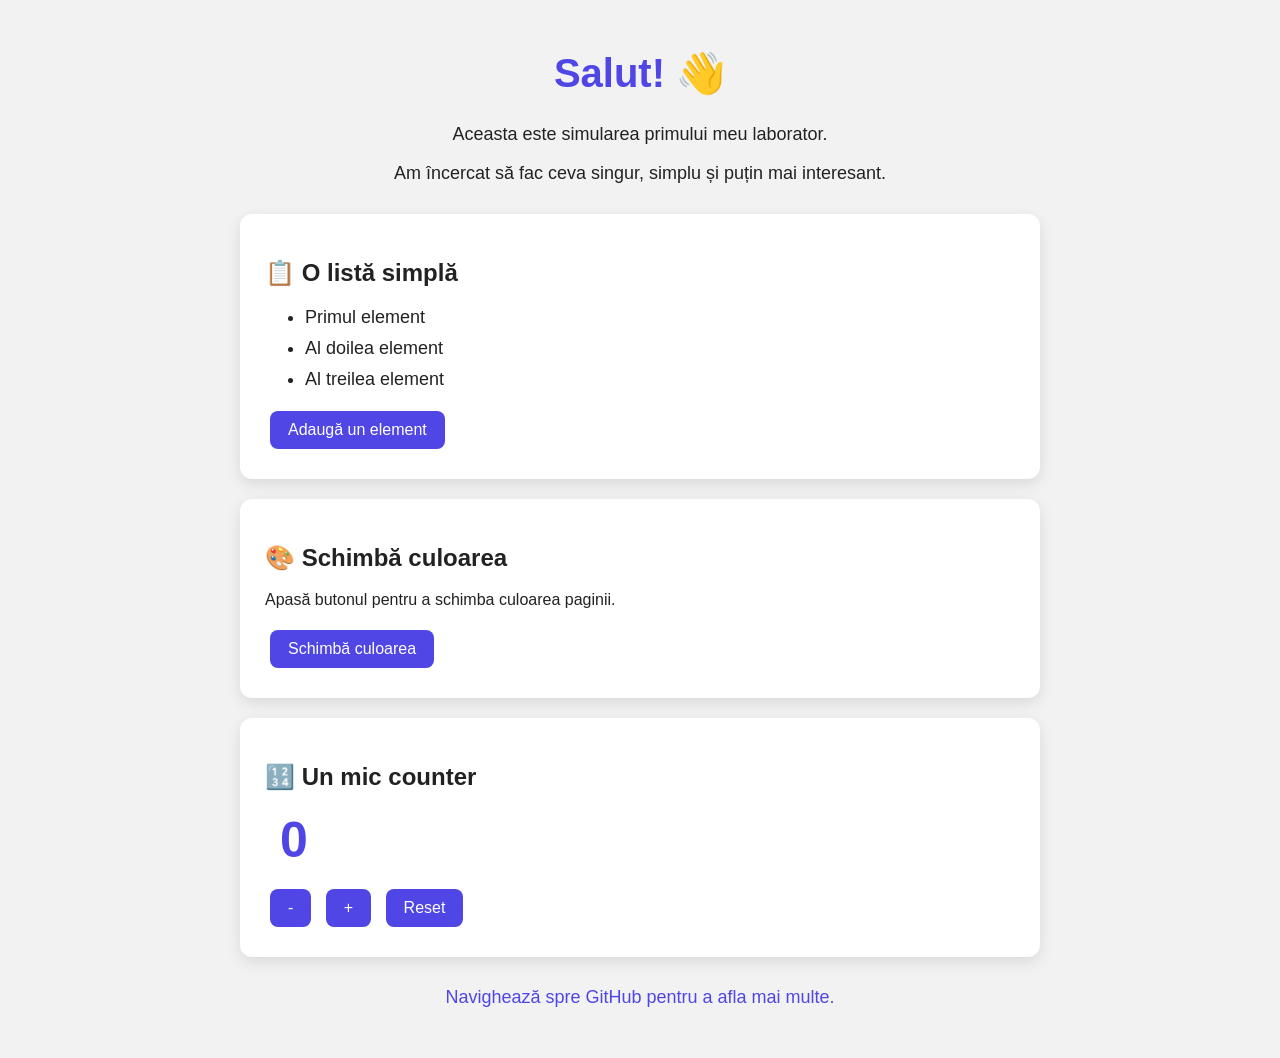
<file: index.html>
<!DOCTYPE html>
<html lang="ro">
<head>
    <meta charset="UTF-8">

    <meta
        http-equiv="refresh"
        content="0; url=./laborator%201/"
    >

    <title>Laborator 1</title>
</head>

<body>
    <p>
        Se încarcă Laboratorul 1...
    </p>
</body>
</html>
</file>
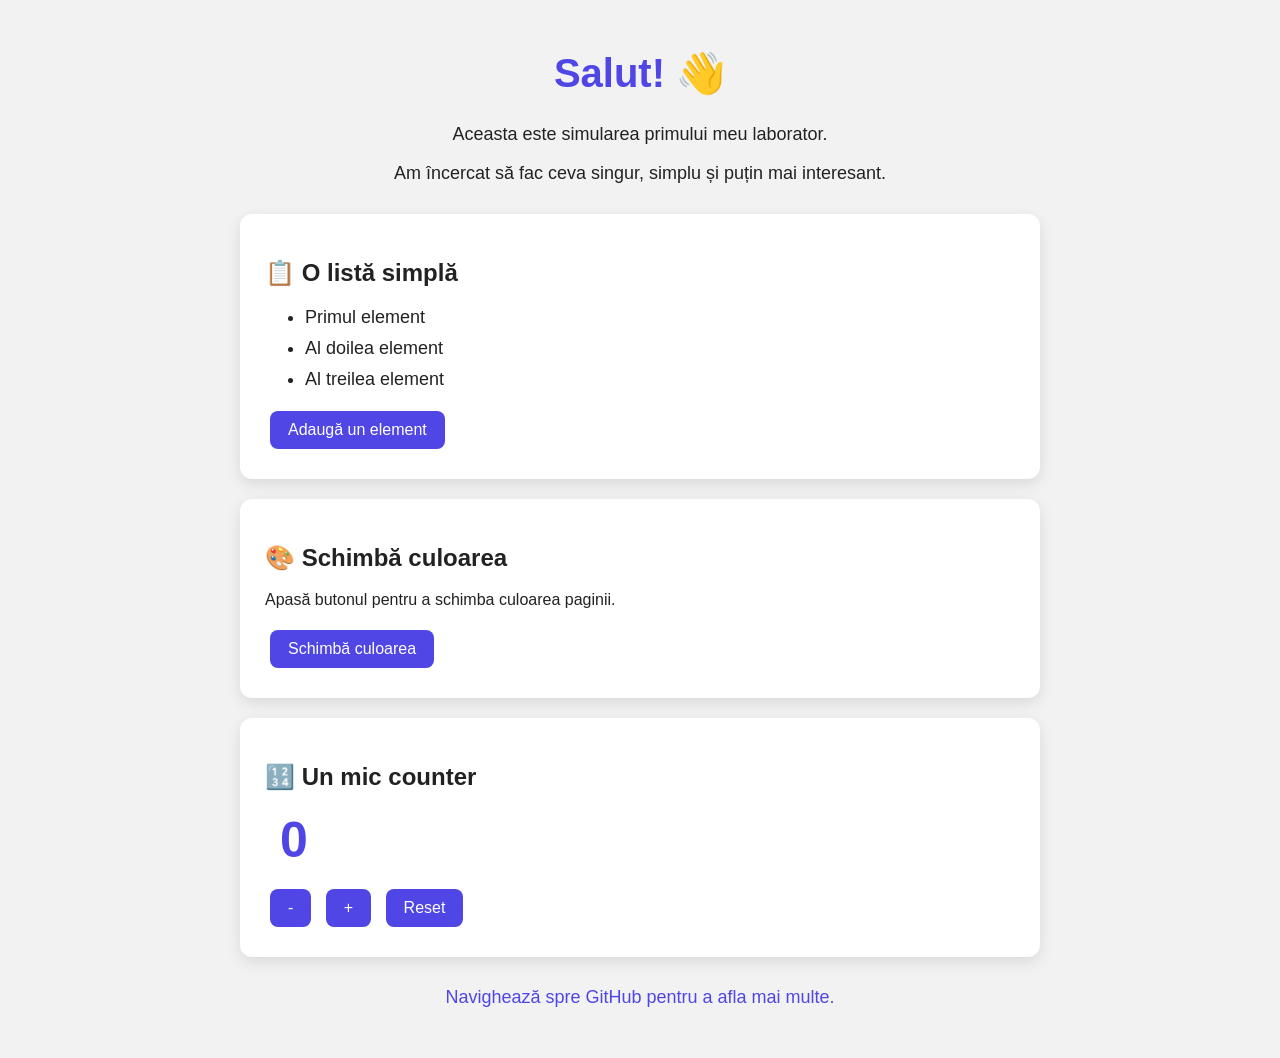
<file: laborator 1/index.html>
<!DOCTYPE html>
<html lang="ro">
<head>
    <meta charset="UTF-8">
    <meta name="viewport" content="width=device-width, initial-scale=1.0">

    <title>Pagina Mea</title>

    <link rel="stylesheet" href="index.css">
</head>

<body>

    <div class="container">

        <header>
            <h1>Salut! 👋</h1>

            <p>
                Aceasta este simularea primului meu laborator.
            </p>

            <p>
                Am încercat să fac ceva singur, simplu și puțin mai interesant.
            </p>
        </header>


        <section class="card">
            <h2>📋 O listă simplă</h2>

            <ul id="lista">
                <li>Primul element</li>
                <li>Al doilea element</li>
                <li>Al treilea element</li>
            </ul>

            <button id="addButton">
                Adaugă un element
            </button>
        </section>


        <section class="card">
            <h2>🎨 Schimbă culoarea</h2>

            <p>
                Apasă butonul pentru a schimba culoarea paginii.
            </p>

            <button id="colorButton">
                Schimbă culoarea
            </button>
        </section>


        <section class="card">
            <h2>🔢 Un mic counter</h2>

            <div id="counter">0</div>

            <button id="minusButton">-</button>
            <button id="plusButton">+</button>
            <button id="resetButton">Reset</button>
        </section>


        <footer>
            <a
                href="https://github.com"
                target="_blank"
            >
                Navighează spre GitHub pentru a afla mai multe.
            </a>
        </footer>

    </div>

    <script src="index.js"></script>

</body>
</html>
</file>
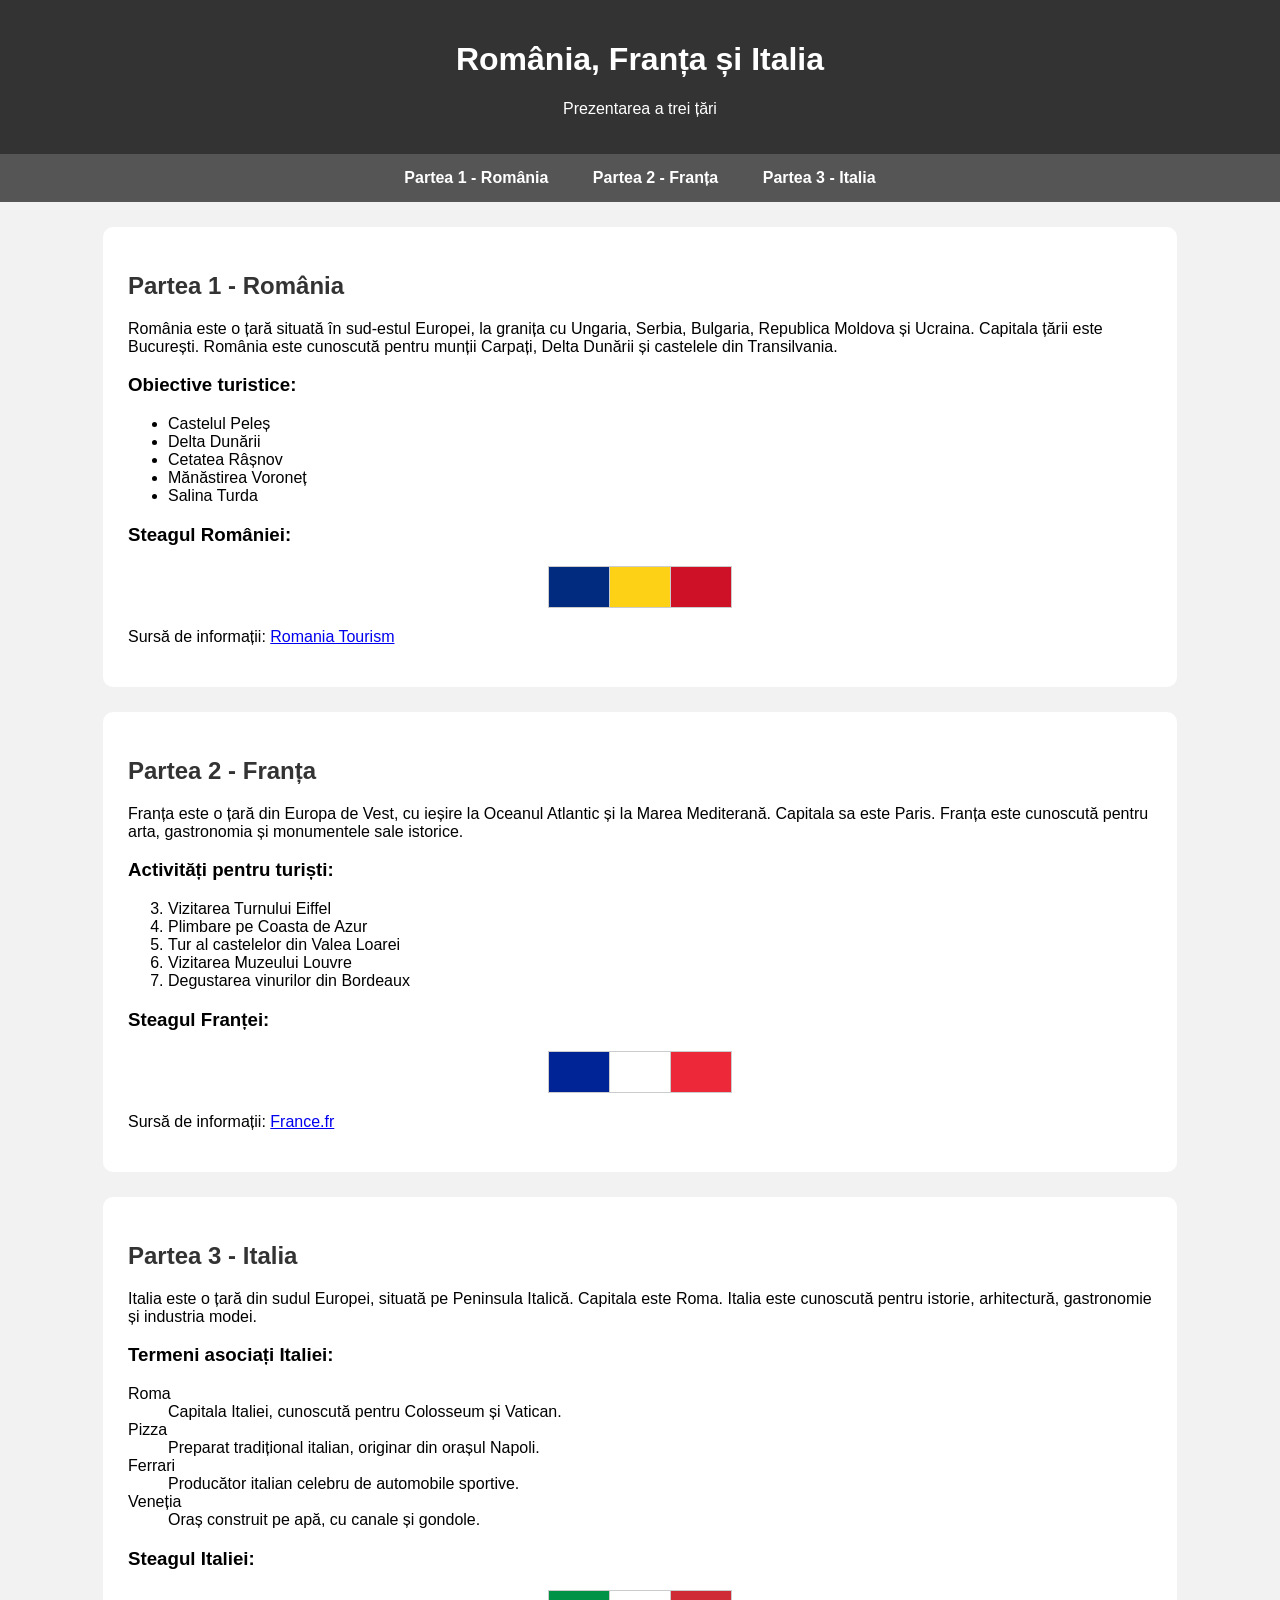
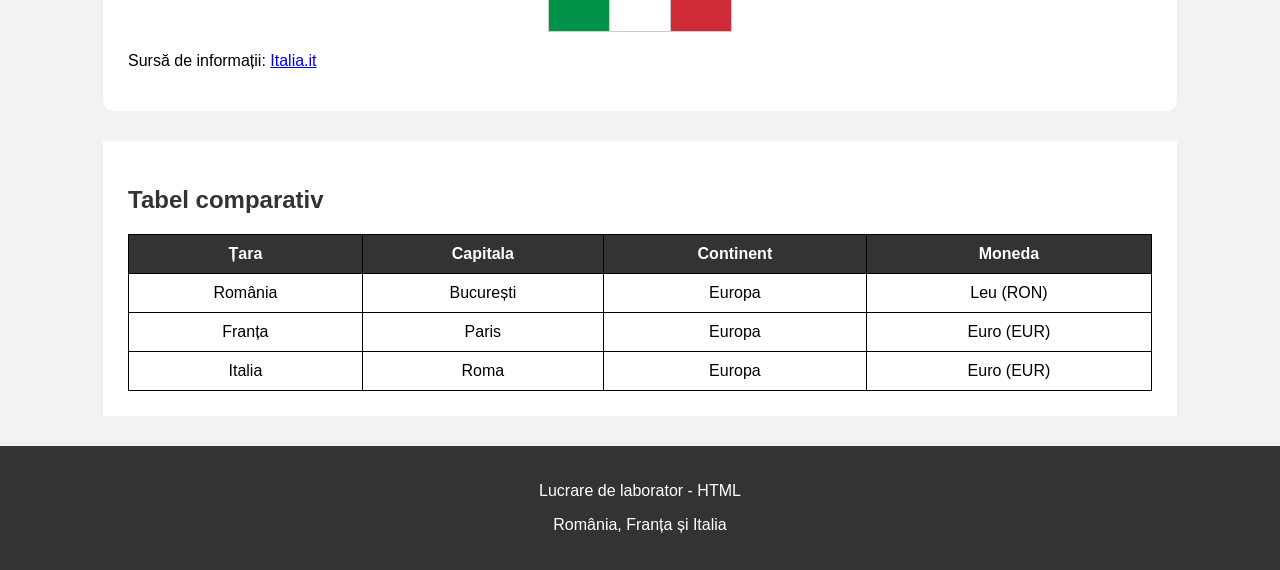
<file: laborator 2/index.html>
<!DOCTYPE html>
<html lang="ro">
<head>
    <meta charset="UTF-8">
    <title>România, Franța și Italia</title>
    <link rel="stylesheet" href="index.css">
</head>

<body>

    <header>
        <h1>România, Franța și Italia</h1>
        <p>Prezentarea a trei țări</p>
    </header>

    <nav>
        <a href="#romania">Partea 1 - România</a>
        <a href="#franta">Partea 2 - Franța</a>
        <a href="#italia">Partea 3 - Italia</a>
    </nav>


    <div class="tara" id="romania">

        <h2>Partea 1 - România</h2>

        <p>
            România este o țară situată în sud-estul Europei, la granița cu
            Ungaria, Serbia, Bulgaria, Republica Moldova și Ucraina. Capitala
            țării este București. România este cunoscută pentru munții
            Carpați, Delta Dunării și castelele din Transilvania.
        </p>

        <h3>Obiective turistice:</h3>

        <ul>
            <li>Castelul Peleș</li>
            <li>Delta Dunării</li>
            <li>Cetatea Râșnov</li>
            <li>Mănăstirea Voroneț</li>
            <li>Salina Turda</li>
        </ul>

        <h3>Steagul României:</h3>

        <table class="steag romania">
            <tr>
                <td></td>
                <td></td>
                <td></td>
            </tr>
        </table>

        <p>
            Sursă de informații:
            <a href="https://www.romaniatourism.com/" target="_blank">
                Romania Tourism
            </a>
        </p>

    </div>


    <div class="tara" id="franta">

        <h2>Partea 2 - Franța</h2>

        <p>
            Franța este o țară din Europa de Vest, cu ieșire la Oceanul Atlantic
            și la Marea Mediterană. Capitala sa este Paris. Franța este cunoscută
            pentru arta, gastronomia și monumentele sale istorice.
        </p>

        <h3>Activități pentru turiști:</h3>

        <ol start="3">
            <li>Vizitarea Turnului Eiffel</li>
            <li>Plimbare pe Coasta de Azur</li>
            <li>Tur al castelelor din Valea Loarei</li>
            <li>Vizitarea Muzeului Louvre</li>
            <li>Degustarea vinurilor din Bordeaux</li>
        </ol>

        <h3>Steagul Franței:</h3>

        <table class="steag franta">
            <tr>
                <td></td>
                <td></td>
                <td></td>
            </tr>
        </table>

        <p>
            Sursă de informații:
            <a href="https://www.france.fr/" target="_blank">
                France.fr
            </a>
        </p>

    </div>


    <div class="tara" id="italia">

        <h2>Partea 3 - Italia</h2>

        <p>
            Italia este o țară din sudul Europei, situată pe Peninsula Italică.
            Capitala este Roma. Italia este cunoscută pentru istorie, arhitectură,
            gastronomie și industria modei.
        </p>

        <h3>Termeni asociați Italiei:</h3>

        <dl>
            <dt>Roma</dt>
            <dd>Capitala Italiei, cunoscută pentru Colosseum și Vatican.</dd>

            <dt>Pizza</dt>
            <dd>Preparat tradițional italian, originar din orașul Napoli.</dd>

            <dt>Ferrari</dt>
            <dd>Producător italian celebru de automobile sportive.</dd>

            <dt>Veneția</dt>
            <dd>Oraș construit pe apă, cu canale și gondole.</dd>
        </dl>

        <h3>Steagul Italiei:</h3>

        <table class="steag italia">
            <tr>
                <td></td>
                <td></td>
                <td></td>
            </tr>
        </table>

        <p>
            Sursă de informații:
            <a href="https://www.italia.it/" target="_blank">
                Italia.it
            </a>
        </p>

    </div>


    <div class="comparativ">

        <h2>Tabel comparativ</h2>

        <table>
            <tr>
                <th>Țara</th>
                <th>Capitala</th>
                <th>Continent</th>
                <th>Moneda</th>
            </tr>

            <tr>
                <td>România</td>
                <td>București</td>
                <td>Europa</td>
                <td>Leu (RON)</td>
            </tr>

            <tr>
                <td>Franța</td>
                <td>Paris</td>
                <td>Europa</td>
                <td>Euro (EUR)</td>
            </tr>

            <tr>
                <td>Italia</td>
                <td>Roma</td>
                <td>Europa</td>
                <td>Euro (EUR)</td>
            </tr>
        </table>

    </div>


    <footer>
        <p>Lucrare de laborator - HTML</p>
        <p>România, Franța și Italia</p>
    </footer>

</body>
</html>
</file>
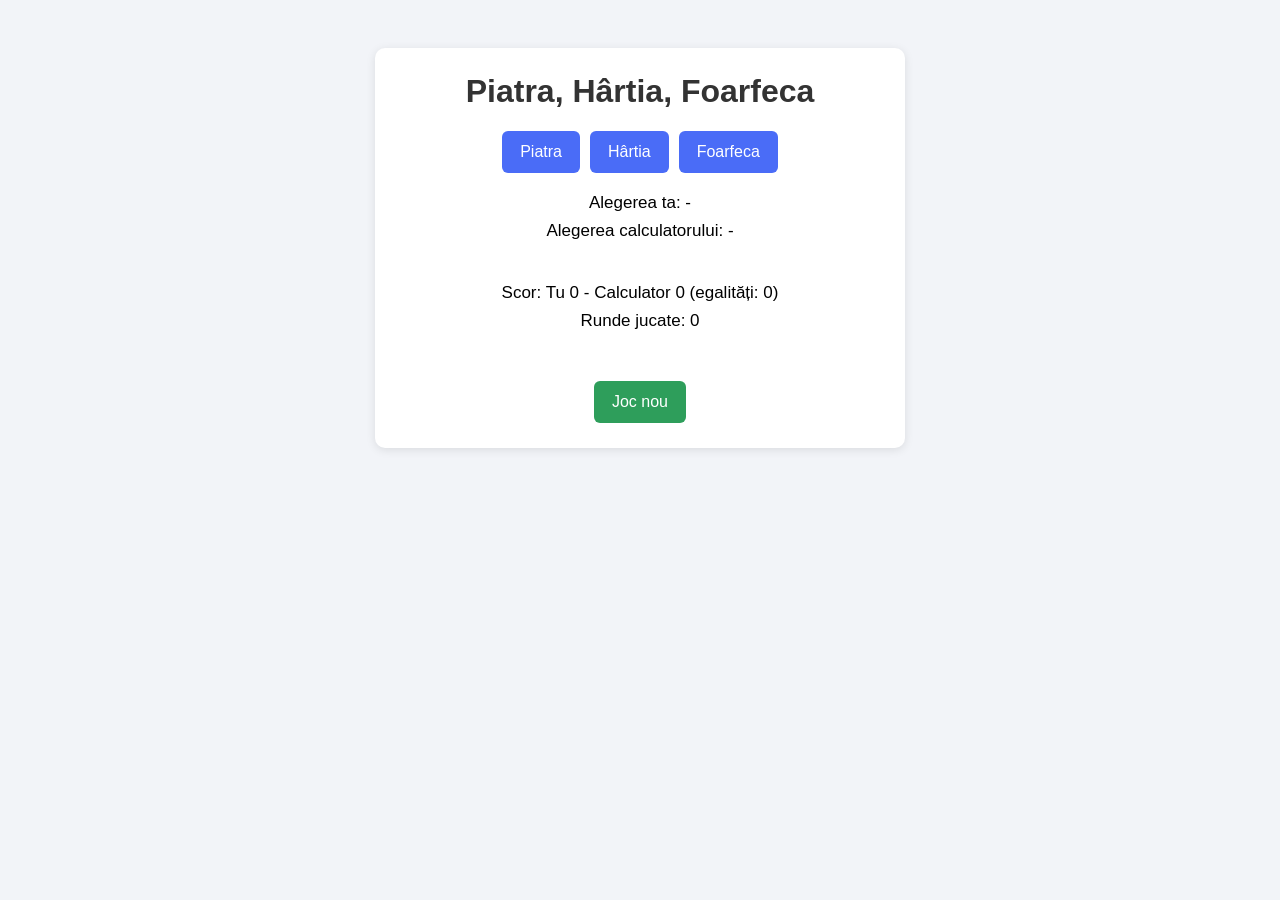
<file: laborator 3/index.html>
<!DOCTYPE html>
<html lang="ro">
<head>
  <meta charset="UTF-8">
  <meta name="viewport" content="width=device-width, initial-scale=1.0">
  <title>Laborator 3 - Piatra, Hârtia, Foarfeca</title>
  <style>
    body {
      font-family: Arial, sans-serif;
      background: #f2f4f8;
      display: flex;
      justify-content: center;
      padding: 40px 15px;
    }
    .joc {
      background: white;
      width: 100%;
      max-width: 480px;
      padding: 25px;
      border-radius: 10px;
      box-shadow: 0 2px 10px rgba(0,0,0,0.1);
      text-align: center;
    }
    h1 { color: #333; margin-top: 0; }
    .butoane { display: flex; gap: 10px; justify-content: center; margin: 20px 0; }
    .btn-alegere, #joc-nou {
      padding: 12px 18px;
      border: none;
      border-radius: 6px;
      background: #4a6cf7;
      color: white;
      font-size: 16px;
      cursor: pointer;
    }
    .btn-alegere:hover:not(:disabled), #joc-nou:hover { background: #3754d4; }
    .btn-alegere:disabled { background: #aab; cursor: not-allowed; }
    #joc-nou { background: #2e9e5b; margin-top: 10px; }
    #joc-nou:hover { background: #237d46; }
    .info p { margin: 8px 0; font-size: 17px; }
    #rezultat { font-weight: bold; font-size: 20px; color: #333; min-height: 26px; }
    #final { color: #d33; font-weight: bold; min-height: 24px; }
  </style>
</head>
<body>
  <div class="joc">
    <h1>Piatra, Hârtia, Foarfeca</h1>

    <div class="butoane">
      <button class="btn-alegere" data-alegere="piatra">Piatra</button>
      <button class="btn-alegere" data-alegere="hartia">Hârtia</button>
      <button class="btn-alegere" data-alegere="foarfeca">Foarfeca</button>
    </div>

    <div class="info">
      <p id="alegere-jucator">Alegerea ta: -</p>
      <p id="alegere-calculator">Alegerea calculatorului: -</p>
      <p id="rezultat"></p>
      <p id="scor">Scor: Tu 0 - Calculator 0 (egalități: 0)</p>
      <p id="runde">Runde jucate: 0</p>
      <p id="final"></p>
    </div>

    <button id="joc-nou">Joc nou</button>
  </div>

  <script src="script.js"></script>
</body>
</html>
</file>
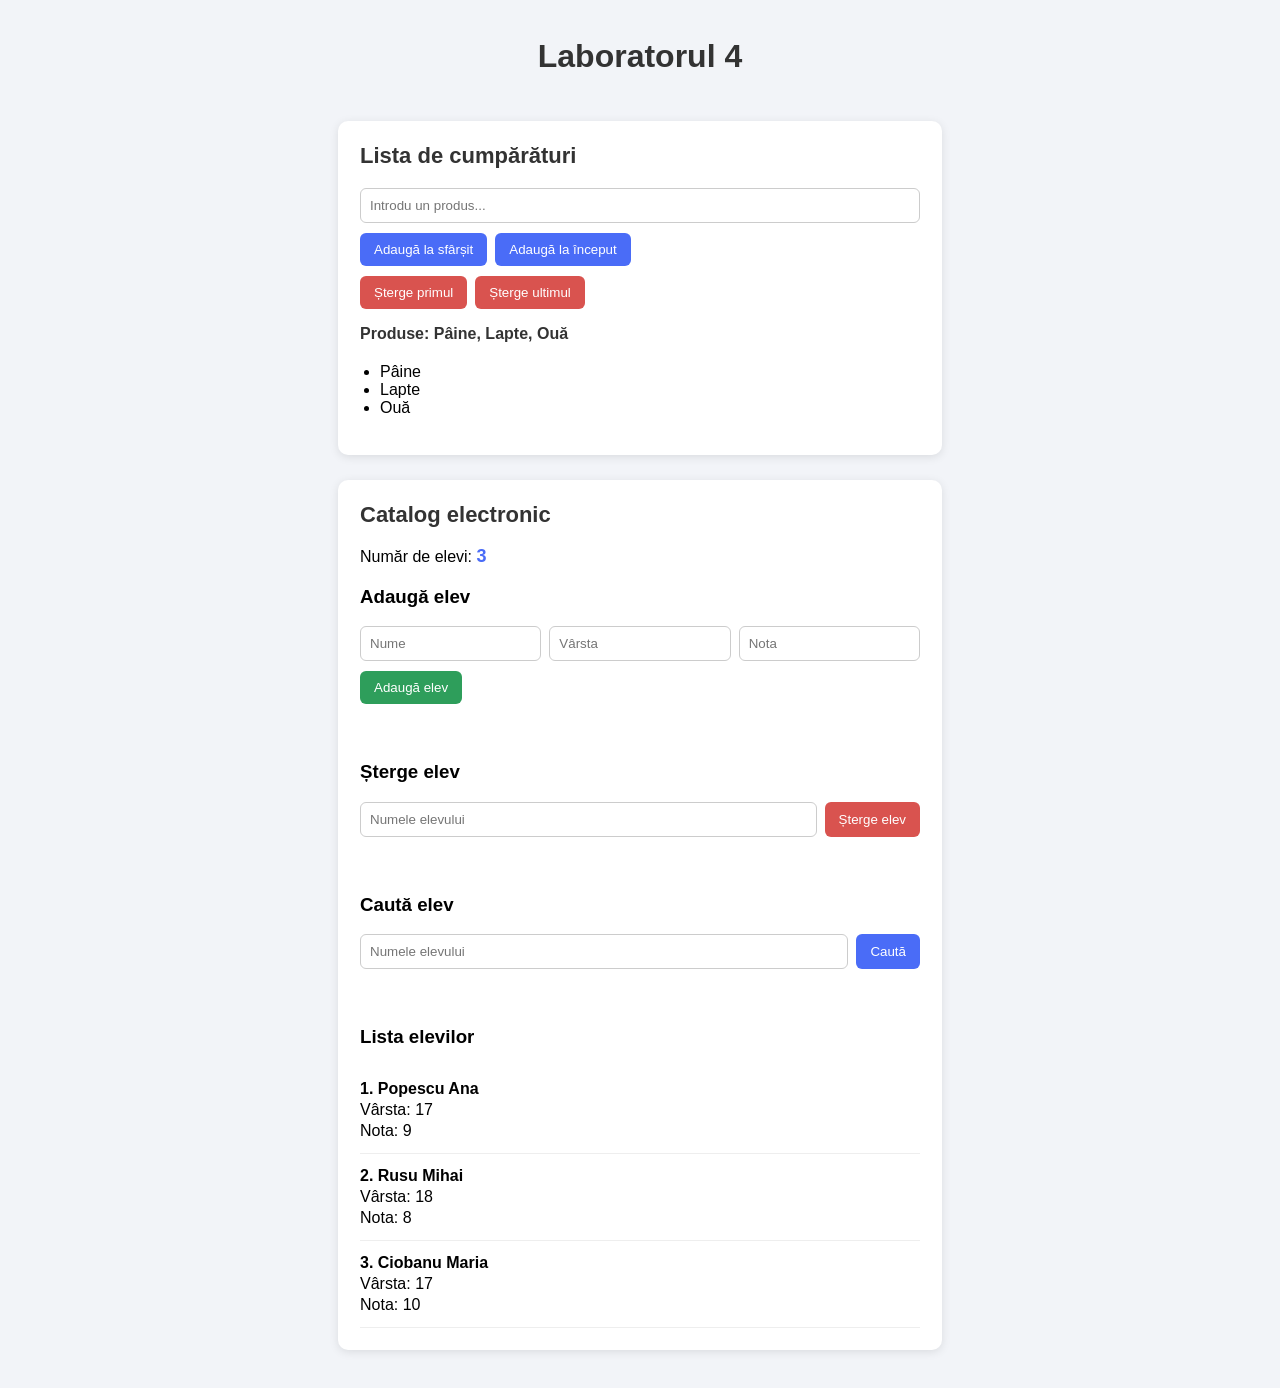
<file: laborator 4/index.html>
<!DOCTYPE html>
<html lang="ro">
<head>
  <meta charset="UTF-8">
  <meta name="viewport" content="width=device-width, initial-scale=1.0">
  <title>Laborator 4 - Liste și metode Array</title>
  <style>
    body {
      font-family: Arial, sans-serif;
      background: #f2f4f8;
      padding: 30px 15px;
      display: flex;
      flex-direction: column;
      align-items: center;
      gap: 25px;
    }
    .card {
      background: white;
      width: 100%;
      max-width: 560px;
      padding: 22px;
      border-radius: 10px;
      box-shadow: 0 2px 10px rgba(0,0,0,0.1);
    }
    h1 { text-align: center; color: #333; margin-top: 0; }
    h2 { color: #333; margin-top: 0; font-size: 22px; }
    .rand { display: flex; gap: 8px; flex-wrap: wrap; margin-bottom: 10px; }
    input[type="text"], input[type="number"] {
      flex: 1;
      min-width: 90px;
      padding: 9px;
      border: 1px solid #ccc;
      border-radius: 6px;
    }
    button {
      padding: 9px 14px;
      border: none;
      border-radius: 6px;
      background: #4a6cf7;
      color: white;
      cursor: pointer;
    }
    button:hover { background: #3754d4; }
    .rosu { background: #d9534f; }
    .rosu:hover { background: #b52b27; }
    .verde { background: #2e9e5b; }
    .verde:hover { background: #237d46; }
    .mesaj { font-weight: bold; min-height: 22px; color: #333; }
    .eroare { color: #d33; }
    #lista-produse { padding-left: 20px; }
    .elev {
      border-bottom: 1px solid #eee;
      padding: 10px 0;
    }
    .elev p { margin: 3px 0; }
    .numar { font-weight: bold; color: #4a6cf7; font-size: 18px; }
  </style>
</head>
<body>
  <h1>Laboratorul 4</h1>

  <!-- Exercițiile 3 și 4: lista de cumpărături -->
  <div class="card">
    <h2>Lista de cumpărături</h2>
    <div class="rand">
      <input type="text" id="input-produs" placeholder="Introdu un produs...">
    </div>
    <div class="rand">
      <button id="btn-adauga-sfarsit">Adaugă la sfârșit</button>
      <button id="btn-adauga-inceput">Adaugă la început</button>
    </div>
    <div class="rand">
      <button id="btn-sterge-primul" class="rosu">Șterge primul</button>
      <button id="btn-sterge-ultimul" class="rosu">Șterge ultimul</button>
    </div>
    <p class="mesaj" id="mesaj-produse"></p>
    <ul id="lista-produse"></ul>
  </div>

  <!-- Exercițiul 5: catalogul electronic -->
  <div class="card">
    <h2>Catalog electronic</h2>
    <p>Număr de elevi: <span class="numar" id="numar-elevi">0</span></p>

    <h3>Adaugă elev</h3>
    <div class="rand">
      <input type="text" id="input-nume" placeholder="Nume">
      <input type="number" id="input-varsta" placeholder="Vârsta" min="1">
      <input type="number" id="input-nota" placeholder="Nota" min="1" max="10">
    </div>
    <button id="btn-adauga-elev" class="verde">Adaugă elev</button>
    <p class="mesaj" id="mesaj-adaugare"></p>

    <h3>Șterge elev</h3>
    <div class="rand">
      <input type="text" id="input-sterge" placeholder="Numele elevului">
      <button id="btn-sterge-elev" class="rosu">Șterge elev</button>
    </div>
    <p class="mesaj" id="mesaj-stergere"></p>

    <h3>Caută elev</h3>
    <div class="rand">
      <input type="text" id="input-cauta" placeholder="Numele elevului">
      <button id="btn-cauta-elev">Caută</button>
    </div>
    <p class="mesaj" id="mesaj-cautare"></p>

    <h3>Lista elevilor</h3>
    <div id="catalog"></div>
  </div>

  <script src="script.js"></script>
</body>
</html>
</file>
<file: laborator 1/index.css>
/* Stilul general al paginii */

* {
    box-sizing: border-box;
}

body {
    margin: 0;
    padding: 0;

    font-family: Arial, sans-serif;

    background-color: #f2f2f2;
    color: #222;

    transition: 0.4s;
}


/* Containerul principal */

.container {
    width: 90%;
    max-width: 800px;

    margin: 50px auto;
}


/* Titlul */

header {
    text-align: center;
    margin-bottom: 30px;
}

h1 {
    color: #4f46e5;
    font-size: 40px;
}

header p {
    font-size: 18px;
}


/* Cardurile */

.card {
    background-color: white;

    padding: 25px;
    margin-bottom: 20px;

    border-radius: 12px;

    box-shadow: 0 5px 15px rgba(0, 0, 0, 0.1);

    transition: 0.3s;
}

.card:hover {
    transform: translateY(-3px);
}


/* Lista */

li {
    margin: 10px 0;
    font-size: 18px;
}


/* Butoane */

button {
    padding: 10px 18px;

    border: none;
    border-radius: 8px;

    background-color: #4f46e5;
    color: white;

    font-size: 16px;

    cursor: pointer;

    margin: 5px;

    transition: 0.2s;
}

button:hover {
    background-color: #3730a3;
    transform: scale(1.05);
}


/* Counter */

#counter {
    font-size: 50px;
    font-weight: bold;

    color: #4f46e5;

    margin: 15px;
}


/* Link */

footer {
    text-align: center;
    margin-top: 30px;
}

footer a {
    color: #4f46e5;
    text-decoration: none;

    font-size: 18px;
}

footer a:hover {
    text-decoration: underline;
}


/* Stil pentru culoarea alternativă */

.dark {
    background-color: #18181b;
    color: white;
}

.dark .card {
    background-color: #27272a;
}

.dark h1,
.dark #counter {
    color: #818cf8;
}
</file>
<file: laborator 2/index.css>
body {
    font-family: Arial, sans-serif;
    background-color: #f2f2f2;
    margin: 0;
}

header {
    background-color: #333;
    color: white;
    text-align: center;
    padding: 20px;
}

nav {
    background-color: #555;
    text-align: center;
    padding: 15px;
}

nav a {
    color: white;
    text-decoration: none;
    margin: 20px;
    font-weight: bold;
}

nav a:hover {
    color: yellow;
}

.tara {
    background-color: white;
    margin: 25px auto;
    padding: 25px;
    width: 80%;
    border-radius: 10px;
}

h2 {
    color: #333;
}

.steag {
    border-collapse: collapse;
    margin: 20px auto;
}

.steag td {
    width: 60px;
    height: 40px;
    padding: 0;
    border: 1px solid #ccc;
}


/* Steagul României: albastru, galben, roșu (vertical) */
.romania td:nth-child(1) {
    background-color: #002B7F;
}

.romania td:nth-child(2) {
    background-color: #FCD116;
}

.romania td:nth-child(3) {
    background-color: #CE1126;
}


/* Steagul Franței: albastru, alb, roșu (vertical) */
.franta td:nth-child(1) {
    background-color: #002395;
}

.franta td:nth-child(2) {
    background-color: #FFFFFF;
}

.franta td:nth-child(3) {
    background-color: #ED2939;
}


/* Steagul Italiei: verde, alb, roșu (vertical) */
.italia td:nth-child(1) {
    background-color: #009246;
}

.italia td:nth-child(2) {
    background-color: #FFFFFF;
}

.italia td:nth-child(3) {
    background-color: #CE2B37;
}


.comparativ {
    background-color: white;
    width: 80%;
    margin: 30px auto;
    padding: 25px;
}

.comparativ table {
    width: 100%;
    border-collapse: collapse;
}

.comparativ th,
.comparativ td {
    border: 1px solid black;
    padding: 10px;
    text-align: center;
}

.comparativ th {
    background-color: #333;
    color: white;
}


/* FOOTER */

footer {
    background-color: #333;
    color: white;
    text-align: center;
    padding: 20px;
    margin-top: 30px;
}
</file>
